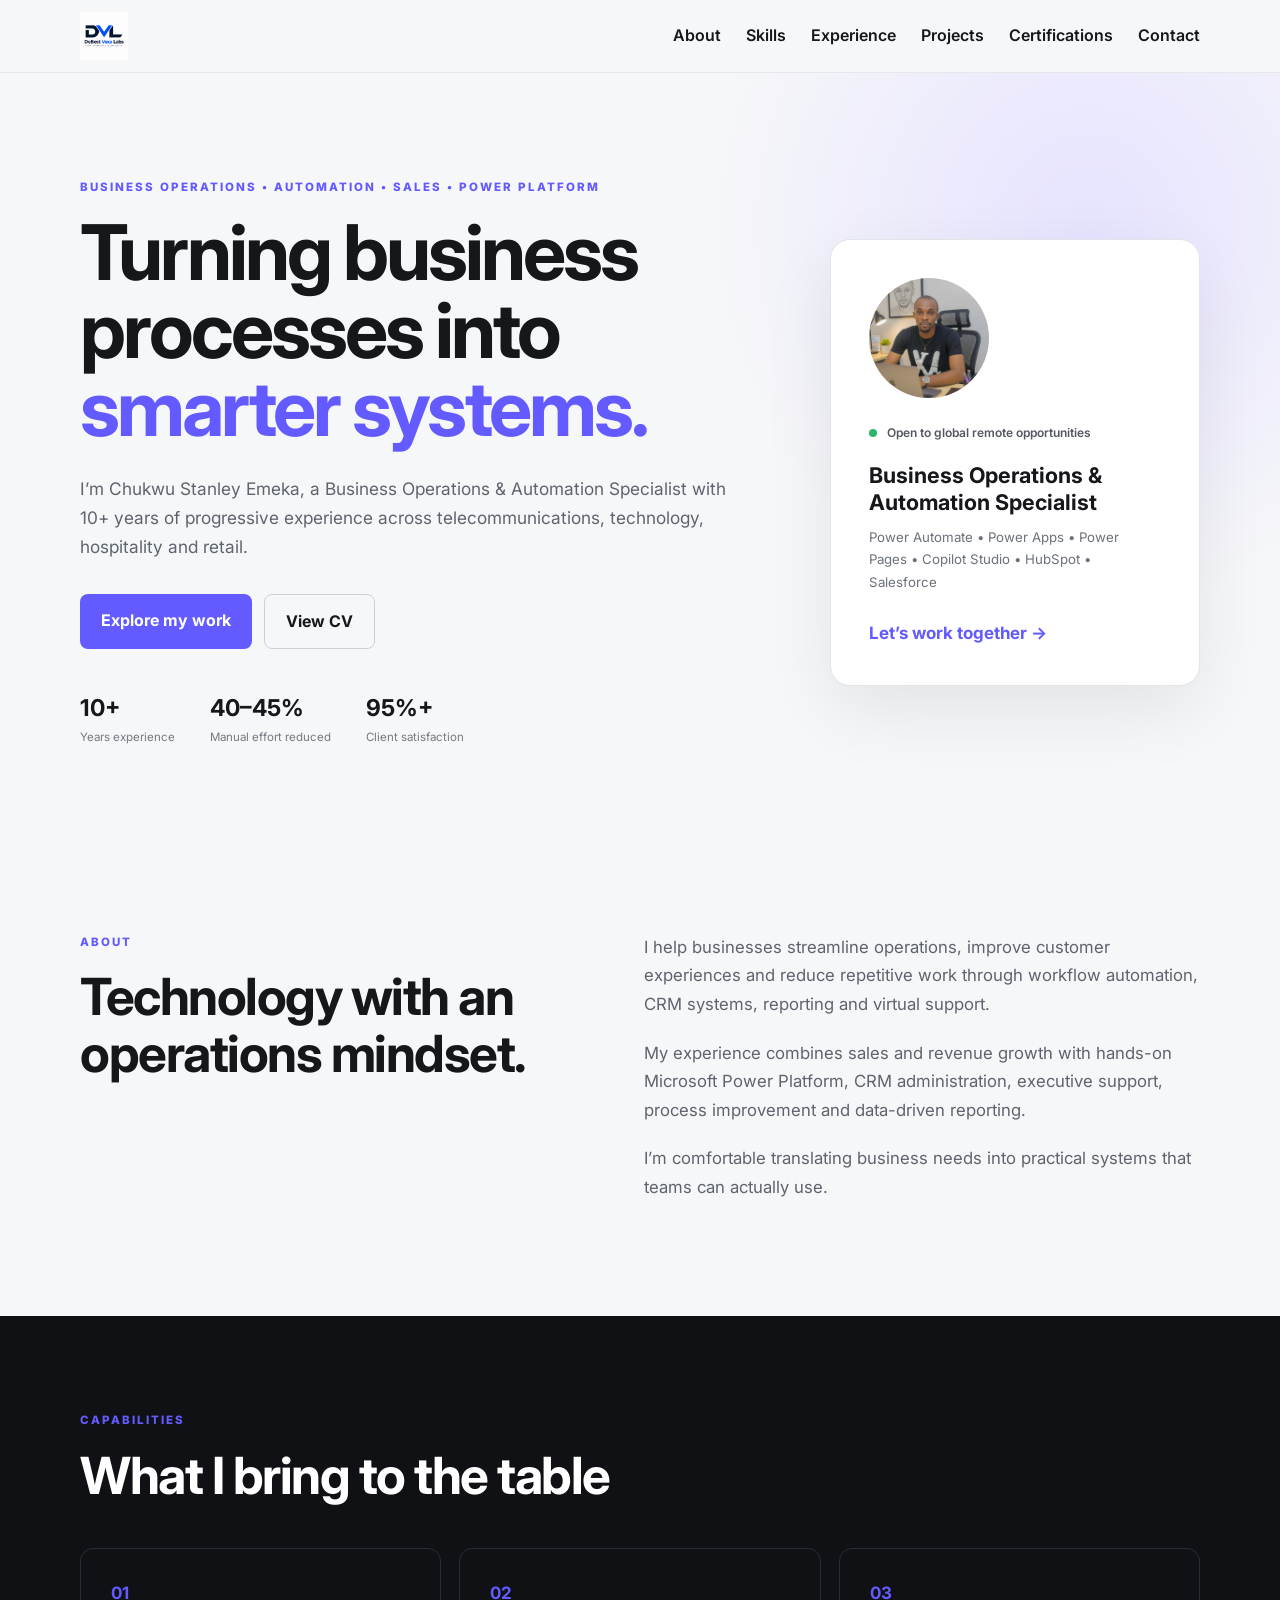
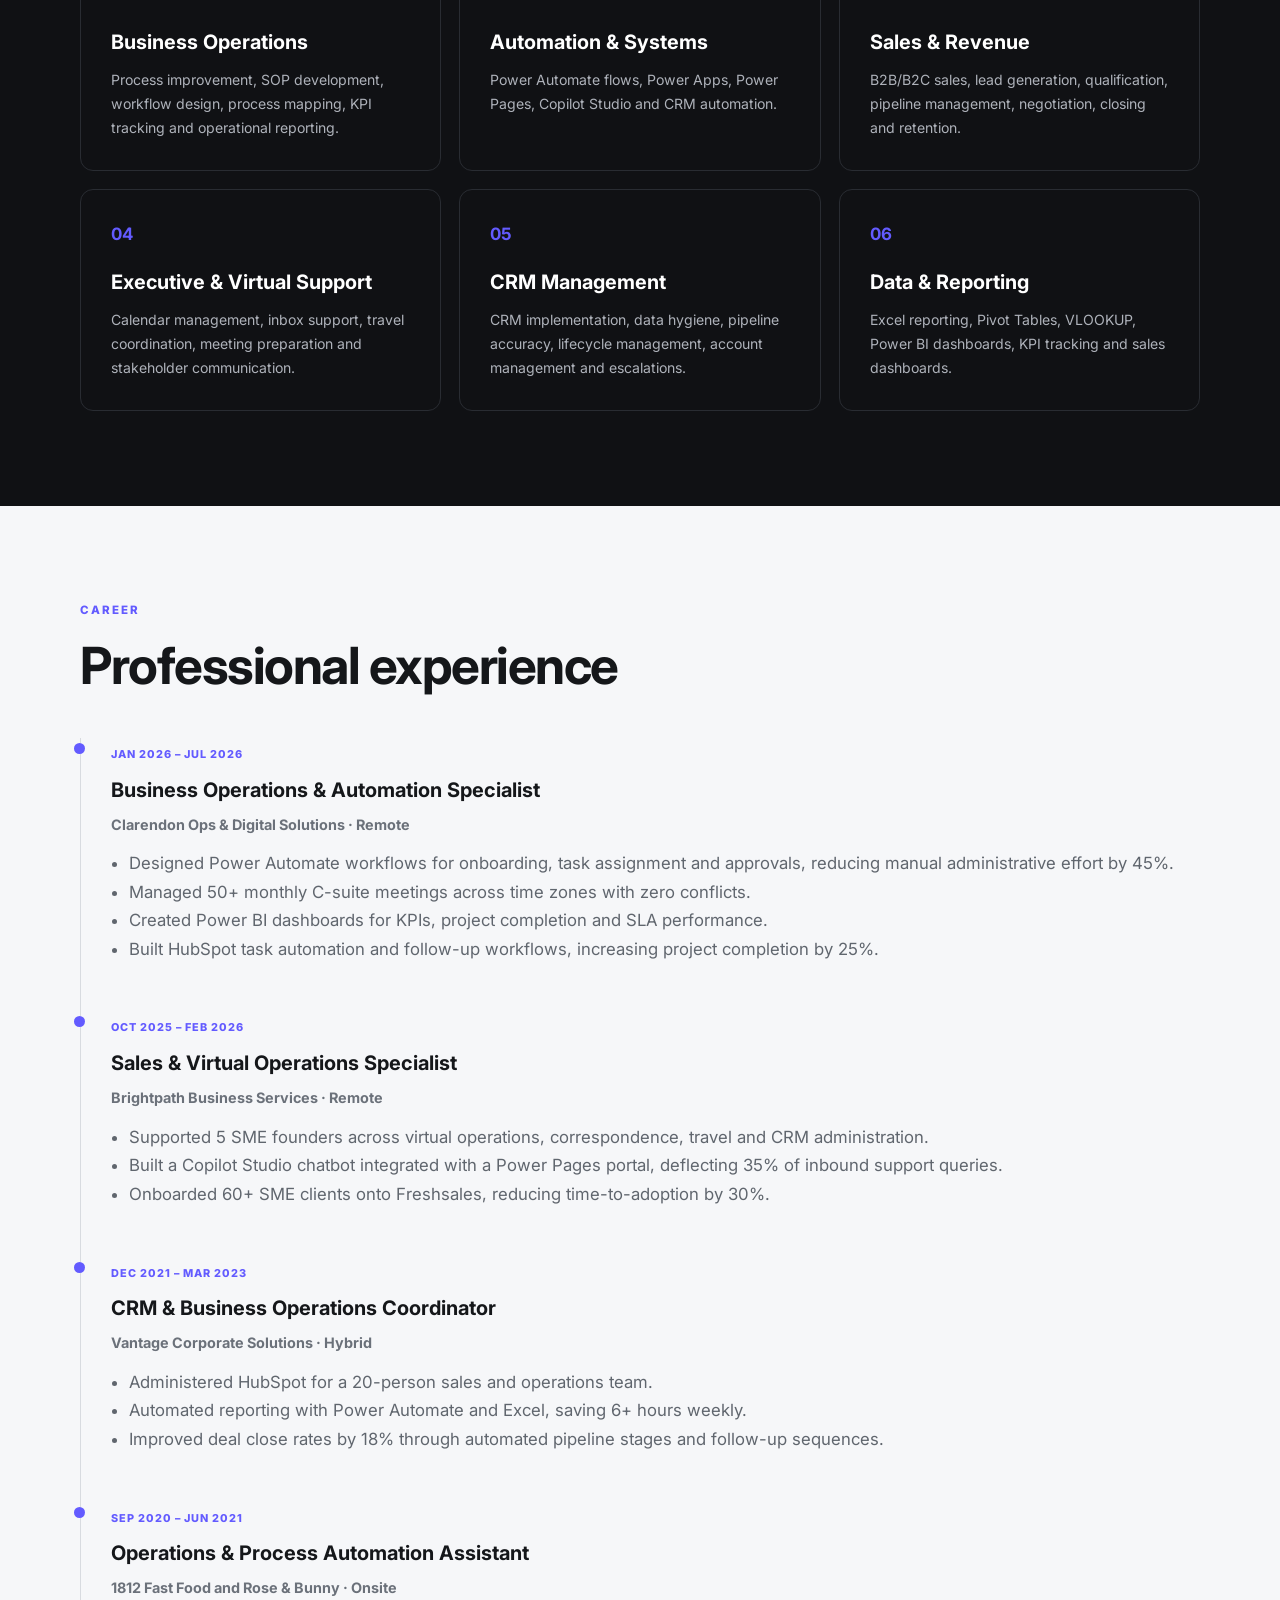
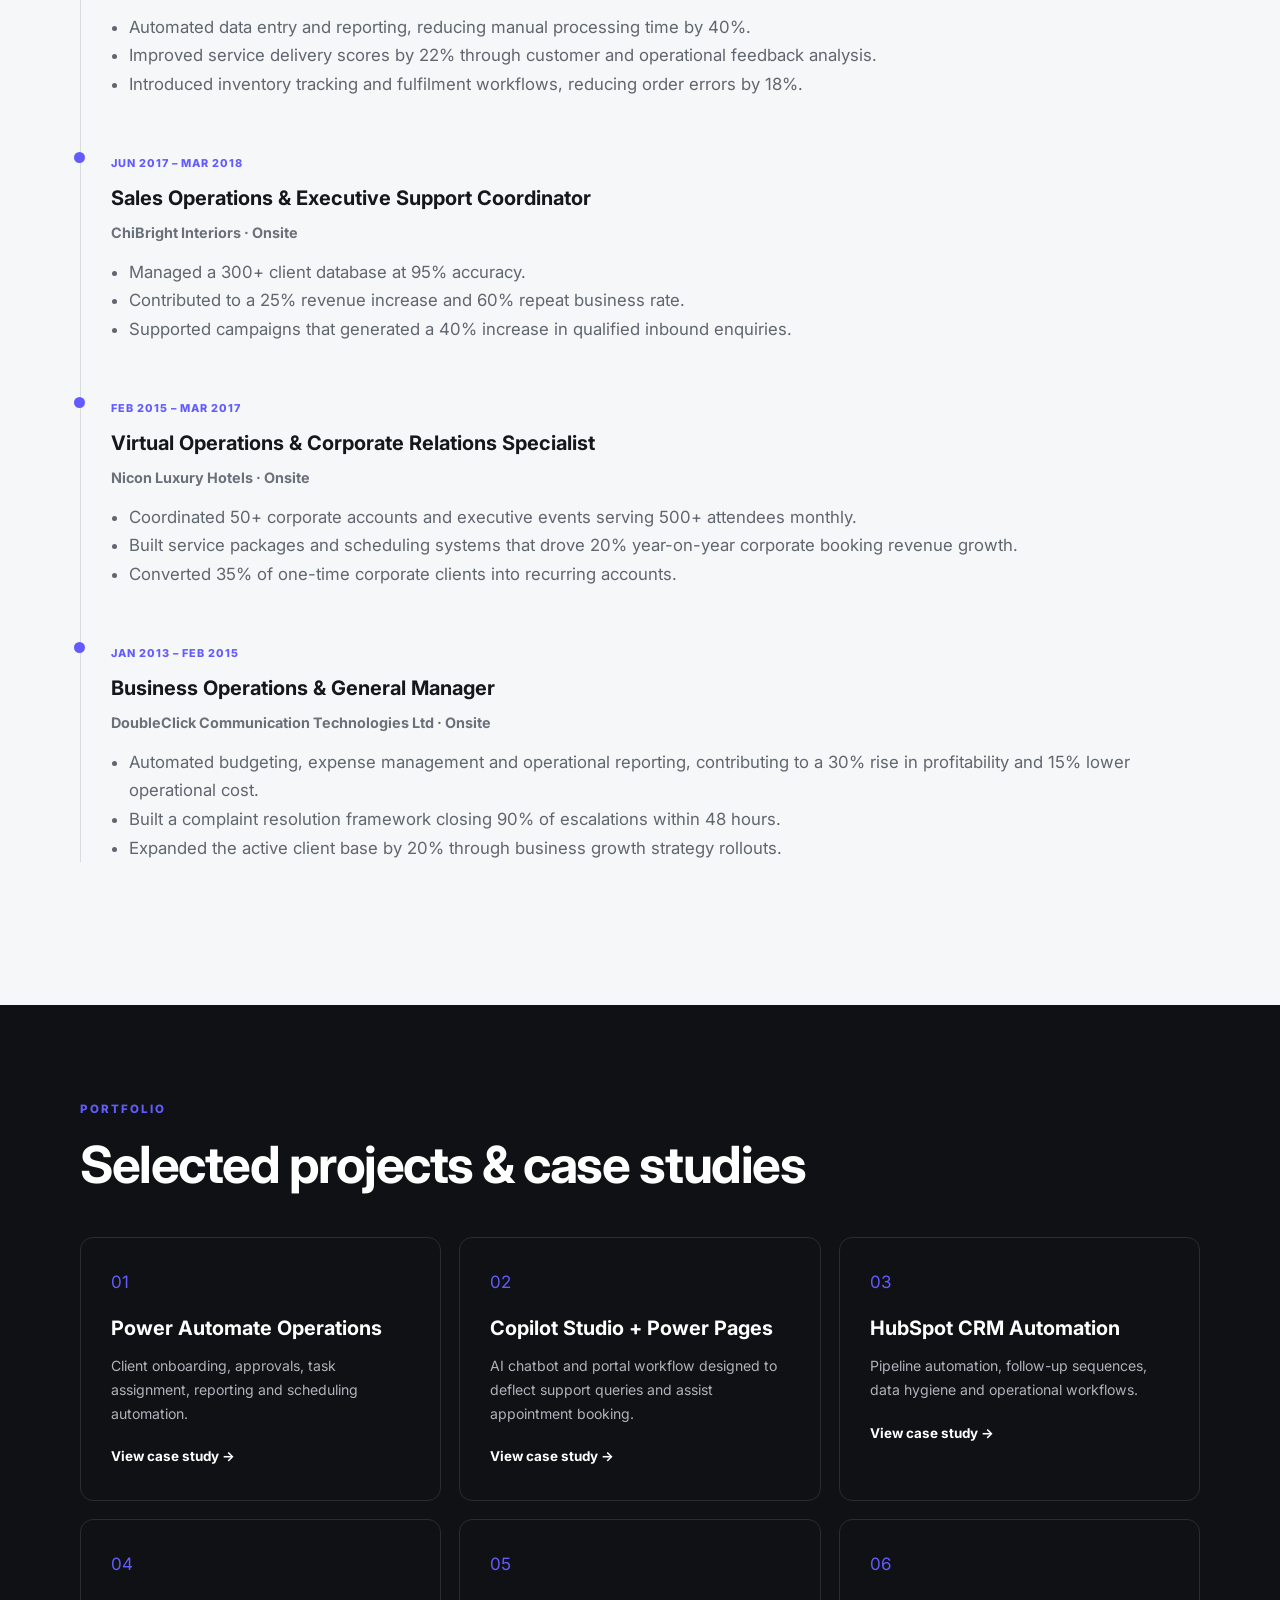
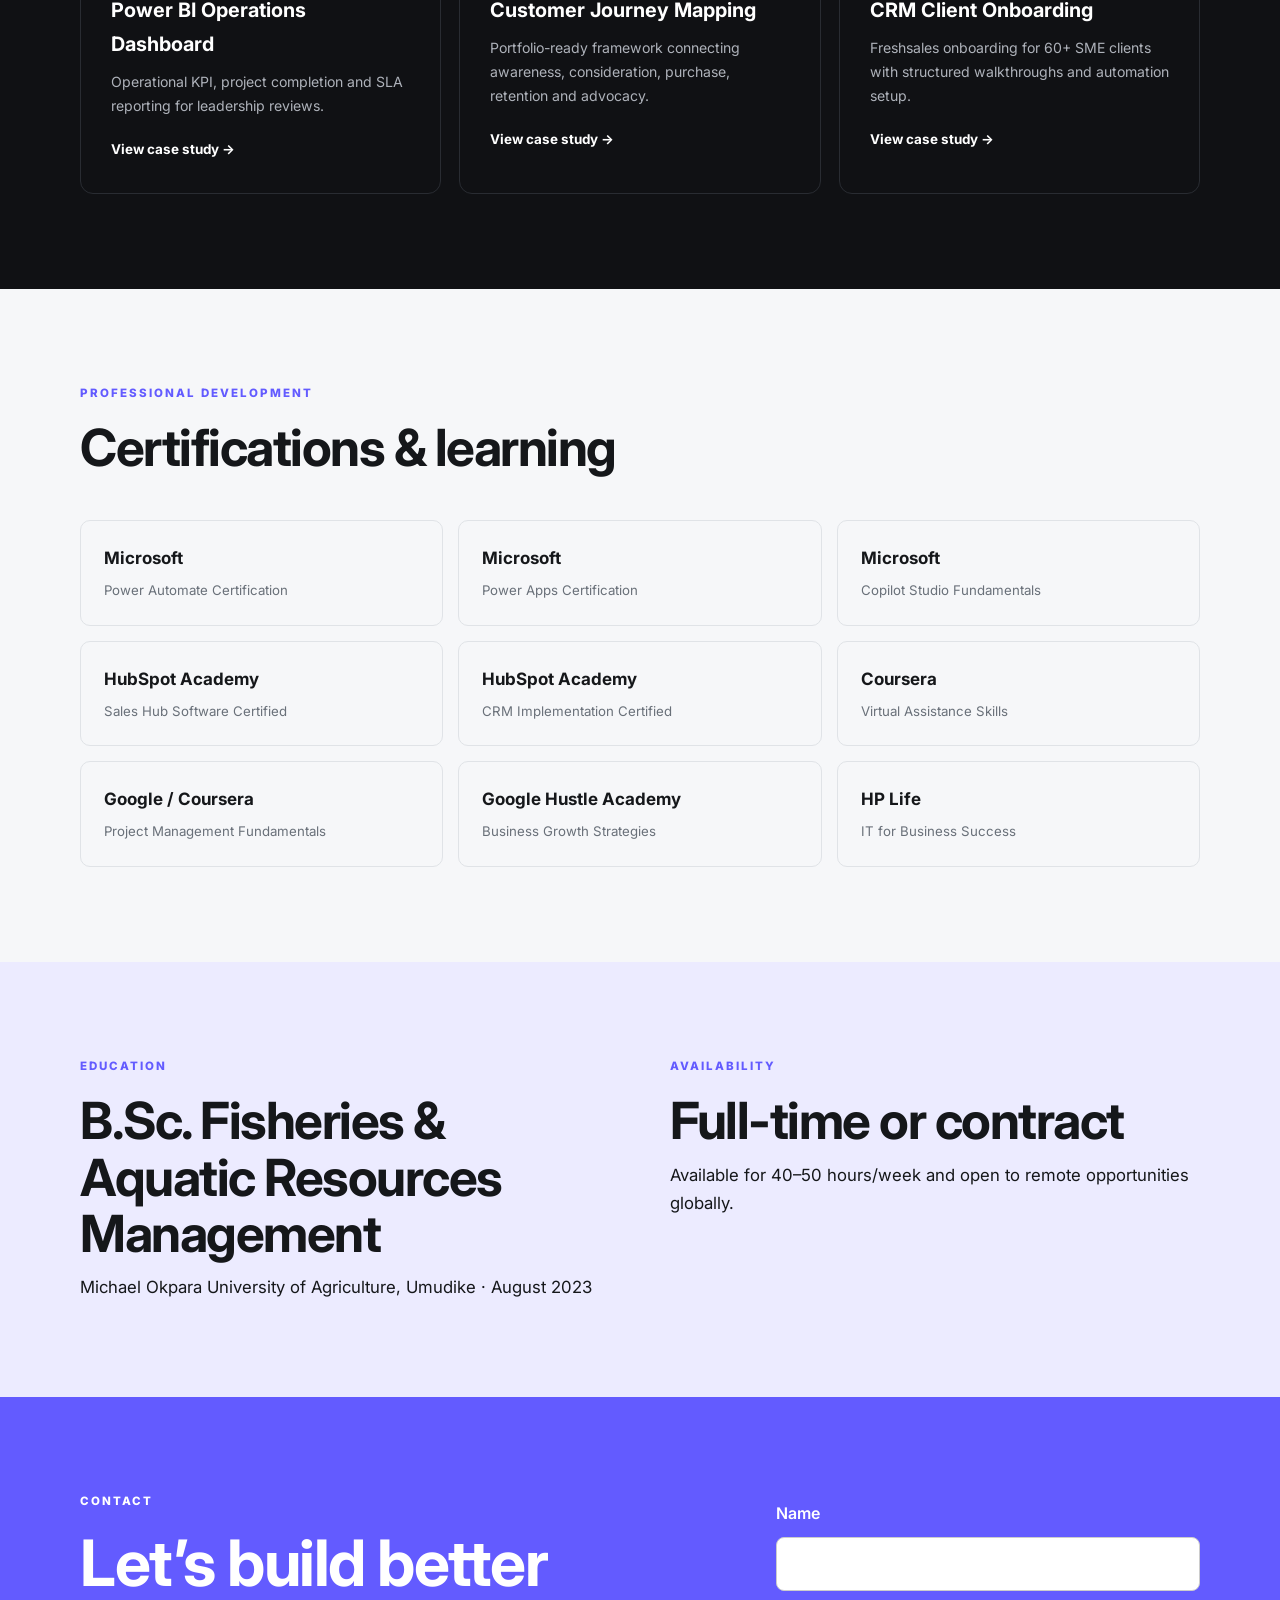
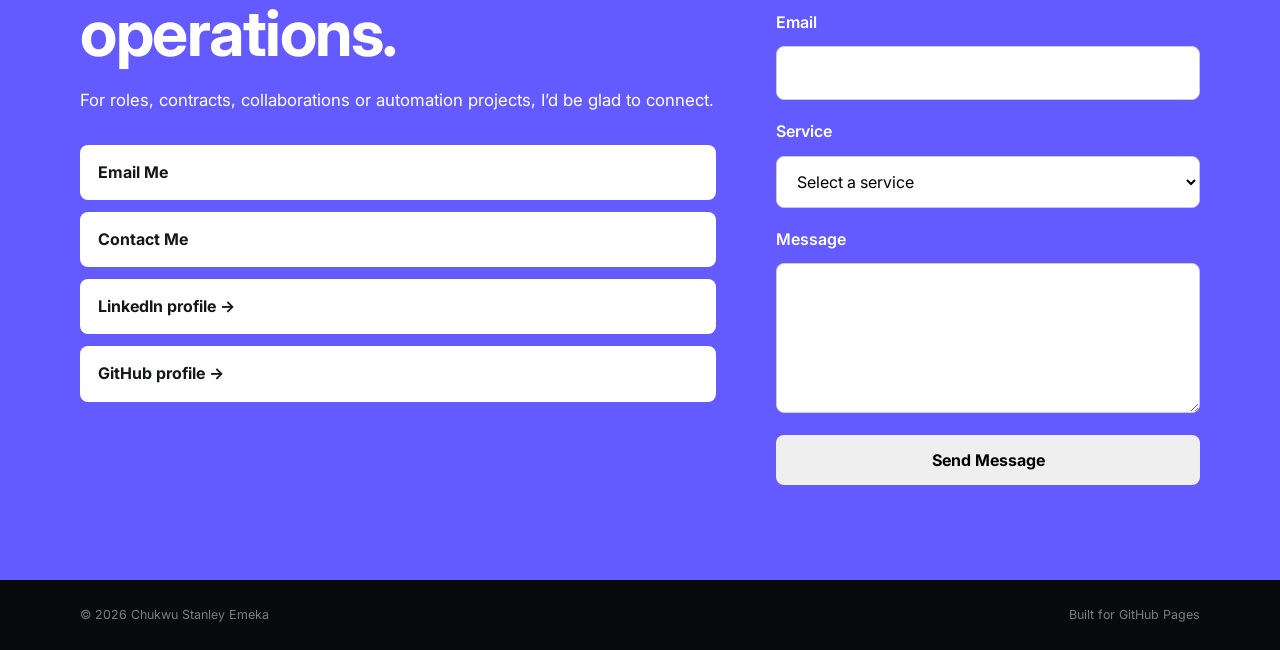
<file: index.html>
<!DOCTYPE html>
<html lang="en">
<head>

  <!-- Google Tag Manager -->
  <script>
    (function(w,d,s,l,i){w[l]=w[l]||[];w[l].push({'gtm.start':
    new Date().getTime(),event:'gtm.js'});var f=d.getElementsByTagName(s)[0],
    j=d.createElement(s),dl=l!='dataLayer'?'&l='+l:'';j.async=true;j.src=
    'https://www.googletagmanager.com/gtm.js?id='+i+dl;
    f.parentNode.insertBefore(j,f);
    })(window,document,'script','dataLayer','GTM-5NNMPSBJ');
  </script>
  <!-- End Google Tag Manager -->

  <meta charset="UTF-8">
  <meta name="viewport" content="width=device-width, initial-scale=1.0">
  <meta name="description" content="Chukwu Stanley Emeka | Business Operations & Automation Specialist, Sales, Virtual Assistant and Microsoft Power Platform.">
  <title>Chukwu Stanley Emeka | Operations & Automation</title>

  <link rel="stylesheet" href="style.css">

  <link rel="preconnect" href="https://fonts.googleapis.com">
  <link rel="preconnect" href="https://fonts.gstatic.com" crossorigin>
  <link href="https://fonts.googleapis.com/css2?family=Inter:wght@400;500;600;700;800&display=swap" rel="stylesheet">

  <!-- MailerLite Universal -->
<script>
    (function(w,d,e,u,f,l,n){w[f]=w[f]||function(){(w[f].q=w[f].q||[])
    .push(arguments);},l=d.createElement(e),l.async=1,l.src=u,
    n=d.getElementsByTagName(e)[0],n.parentNode.insertBefore(l,n);})
    (window,document,'script','https://assets.mailerlite.com/js/universal.js','ml');
    ml('account', '2634377');
</script>
<!-- End MailerLite Universal -->
</head>

<body>

  <!-- Google Tag Manager (noscript) -->
  <noscript>
    <iframe
      src="https://www.googletagmanager.com/ns.html?id=GTM-5NNMPSBJ"
      height="0"
      width="0"
      style="display:none;visibility:hidden">
    </iframe>
  </noscript>
  <!-- End Google Tag Manager (noscript) -->


  <header class="site-header">
    <div class="container nav">

      <a class="logo" href="#home">
  <img src="assets/logo.png" alt="Chukwu Stanley Emeka logo">
</a>

      <button class="menu-toggle" aria-label="Open navigation">☰</button>

      <nav class="nav-links">
        <a href="#about">About</a>
        <a href="#skills">Skills</a>
        <a href="#experience">Experience</a>
        <a href="#projects">Projects</a>
        <a href="#certifications">Certifications</a>
        <a href="#contact">Contact</a>
      </nav>

    </div>
  </header>


  <main>

    <!-- HERO -->
    <section id="home" class="hero">
      <div class="container hero-grid">

        <div>
          <p class="kicker">BUSINESS OPERATIONS • AUTOMATION • SALES • POWER PLATFORM</p>

          <h1>
            Turning business processes into
            <span>smarter systems.</span>
          </h1>

          <p class="lead">
            I’m Chukwu Stanley Emeka, a Business Operations & Automation Specialist
            with 10+ years of progressive experience across telecommunications,
            technology, hospitality and retail.
          </p>

          <div class="actions">
            <a class="btn primary" href="#projects">Explore my work</a>
            <a
              class="btn ghost"
              href="assets/Chukwu_Stanley_Ops_Automation_CV.pdf"
              target="_blank"
              rel="noopener">
              View CV
            </a>
          </div>

          <div class="hero-metrics">
            <div>
              <strong>10+</strong>
              <span>Years experience</span>
            </div>

            <div>
              <strong>40–45%</strong>
              <span>Manual effort reduced</span>
            </div>

            <div>
              <strong>95%+</strong>
              <span>Client satisfaction</span>
            </div>
          </div>
        </div>


        <aside class="hero-card">
          <div class="avatar">
  <img src="assets/profile.jpg" alt="Chukwu Stanley Emeka">
</div>

          <p class="status">
            <i></i>
            Open to global remote opportunities
          </p>

          <h2>Business Operations & Automation Specialist</h2>

          <p>
            Power Automate • Power Apps • Power Pages • Copilot Studio • HubSpot • Salesforce
          </p>

          <a class="text-link" href="#contact">
            Let’s work together →
          </a>
        </aside>

      </div>
    </section>


    <!-- ABOUT -->
    <section id="about" class="section">
      <div class="container two-col">

        <div>
          <p class="kicker">ABOUT</p>
          <h2>Technology with an operations mindset.</h2>
        </div>

        <div class="copy">
          <p>
            I help businesses streamline operations, improve customer experiences
            and reduce repetitive work through workflow automation, CRM systems,
            reporting and virtual support.
          </p>

          <p>
            My experience combines sales and revenue growth with hands-on Microsoft
            Power Platform, CRM administration, executive support, process improvement
            and data-driven reporting.
          </p>

          <p>
            I’m comfortable translating business needs into practical systems that
            teams can actually use.
          </p>
        </div>

      </div>
    </section>


    <!-- SKILLS -->
    <section id="skills" class="section dark">
      <div class="container">

        <p class="kicker">CAPABILITIES</p>
        <h2>What I bring to the table</h2>

        <div class="cards">

          <article>
            <b>01</b>
            <h3>Business Operations</h3>
            <p>
              Process improvement, SOP development, workflow design, process mapping,
              KPI tracking and operational reporting.
            </p>
          </article>

          <article>
            <b>02</b>
            <h3>Automation & Systems</h3>
            <p>
              Power Automate flows, Power Apps, Power Pages, Copilot Studio and CRM automation.
            </p>
          </article>

          <article>
            <b>03</b>
            <h3>Sales & Revenue</h3>
            <p>
              B2B/B2C sales, lead generation, qualification, pipeline management,
              negotiation, closing and retention.
            </p>
          </article>

          <article>
            <b>04</b>
            <h3>Executive & Virtual Support</h3>
            <p>
              Calendar management, inbox support, travel coordination,
              meeting preparation and stakeholder communication.
            </p>
          </article>

          <article>
            <b>05</b>
            <h3>CRM Management</h3>
            <p>
              CRM implementation, data hygiene, pipeline accuracy, lifecycle
              management, account management and escalations.
            </p>
          </article>

          <article>
            <b>06</b>
            <h3>Data & Reporting</h3>
            <p>
              Excel reporting, Pivot Tables, VLOOKUP, Power BI dashboards,
              KPI tracking and sales dashboards.
            </p>
          </article>

        </div>
      </div>
    </section>


    <!-- EXPERIENCE -->
    <section id="experience" class="section">
      <div class="container">

        <p class="kicker">CAREER</p>
        <h2>Professional experience</h2>

        <div class="timeline">

          <article>
            <span>JAN 2026 – JUL 2026</span>
            <h3>Business Operations & Automation Specialist</h3>
            <h4>Clarendon Ops & Digital Solutions · Remote</h4>
            <ul>
              <li>Designed Power Automate workflows for onboarding, task assignment and approvals, reducing manual administrative effort by 45%.</li>
              <li>Managed 50+ monthly C-suite meetings across time zones with zero conflicts.</li>
              <li>Created Power BI dashboards for KPIs, project completion and SLA performance.</li>
              <li>Built HubSpot task automation and follow-up workflows, increasing project completion by 25%.</li>
            </ul>
          </article>


          <article>
            <span>OCT 2025 – FEB 2026</span>
            <h3>Sales & Virtual Operations Specialist</h3>
            <h4>Brightpath Business Services · Remote</h4>
            <ul>
              <li>Supported 5 SME founders across virtual operations, correspondence, travel and CRM administration.</li>
              <li>Built a Copilot Studio chatbot integrated with a Power Pages portal, deflecting 35% of inbound support queries.</li>
              <li>Onboarded 60+ SME clients onto Freshsales, reducing time-to-adoption by 30%.</li>
            </ul>
          </article>


          <article>
            <span>DEC 2021 – MAR 2023</span>
            <h3>CRM & Business Operations Coordinator</h3>
            <h4>Vantage Corporate Solutions · Hybrid</h4>
            <ul>
              <li>Administered HubSpot for a 20-person sales and operations team.</li>
              <li>Automated reporting with Power Automate and Excel, saving 6+ hours weekly.</li>
              <li>Improved deal close rates by 18% through automated pipeline stages and follow-up sequences.</li>
            </ul>
          </article>


          <article>
            <span>SEP 2020 – JUN 2021</span>
            <h3>Operations & Process Automation Assistant</h3>
            <h4>1812 Fast Food and Rose & Bunny · Onsite</h4>
            <ul>
              <li>Automated data entry and reporting, reducing manual processing time by 40%.</li>
              <li>Improved service delivery scores by 22% through customer and operational feedback analysis.</li>
              <li>Introduced inventory tracking and fulfilment workflows, reducing order errors by 18%.</li>
            </ul>
          </article>


          <article>
            <span>JUN 2017 – MAR 2018</span>
            <h3>Sales Operations & Executive Support Coordinator</h3>
            <h4>ChiBright Interiors · Onsite</h4>
            <ul>
              <li>Managed a 300+ client database at 95% accuracy.</li>
              <li>Contributed to a 25% revenue increase and 60% repeat business rate.</li>
              <li>Supported campaigns that generated a 40% increase in qualified inbound enquiries.</li>
            </ul>
          </article>


          <article>
            <span>FEB 2015 – MAR 2017</span>
            <h3>Virtual Operations & Corporate Relations Specialist</h3>
            <h4>Nicon Luxury Hotels · Onsite</h4>
            <ul>
              <li>Coordinated 50+ corporate accounts and executive events serving 500+ attendees monthly.</li>
              <li>Built service packages and scheduling systems that drove 20% year-on-year corporate booking revenue growth.</li>
              <li>Converted 35% of one-time corporate clients into recurring accounts.</li>
            </ul>
          </article>


          <article>
            <span>JAN 2013 – FEB 2015</span>
            <h3>Business Operations & General Manager</h3>
            <h4>DoubleClick Communication Technologies Ltd · Onsite</h4>
            <ul>
              <li>Automated budgeting, expense management and operational reporting, contributing to a 30% rise in profitability and 15% lower operational cost.</li>
              <li>Built a complaint resolution framework closing 90% of escalations within 48 hours.</li>
              <li>Expanded the active client base by 20% through business growth strategy rollouts.</li>
            </ul>
          </article>

        </div>
      </div>
    </section>


    <!-- PROJECTS -->
    <section id="projects" class="section dark">
      <div class="container">

        <p class="kicker">PORTFOLIO</p>
        <h2>Selected projects & case studies</h2>

        <div class="project-grid">

          <a class="project-card" href="projects/power-automate.html">
            <span>01</span>
            <h3>Power Automate Operations</h3>
            <p>Client onboarding, approvals, task assignment, reporting and scheduling automation.</p>
            <b>View case study →</b>
          </a>

          <a class="project-card" href="projects/copilot-studio.html">
            <span>02</span>
            <h3>Copilot Studio + Power Pages</h3>
            <p>AI chatbot and portal workflow designed to deflect support queries and assist appointment booking.</p>
            <b>View case study →</b>
          </a>

          <a class="project-card" href="projects/hubspot-crm.html">
            <span>03</span>
            <h3>HubSpot CRM Automation</h3>
            <p>Pipeline automation, follow-up sequences, data hygiene and operational workflows.</p>
            <b>View case study →</b>
          </a>

          <a class="project-card" href="projects/power-bi.html">
            <span>04</span>
            <h3>Power BI Operations Dashboard</h3>
            <p>Operational KPI, project completion and SLA reporting for leadership reviews.</p>
            <b>View case study →</b>
          </a>

          <a class="project-card" href="projects/customer-journey.html">
            <span>05</span>
            <h3>Customer Journey Mapping</h3>
            <p>Portfolio-ready framework connecting awareness, consideration, purchase, retention and advocacy.</p>
            <b>View case study →</b>
          </a>

          <a class="project-card" href="projects/crm-onboarding.html">
            <span>06</span>
            <h3>CRM Client Onboarding</h3>
            <p>Freshsales onboarding for 60+ SME clients with structured walkthroughs and automation setup.</p>
            <b>View case study →</b>
          </a>

        </div>
      </div>
    </section>


    <!-- CERTIFICATIONS -->
    <section id="certifications" class="section">
      <div class="container">

        <p class="kicker">PROFESSIONAL DEVELOPMENT</p>
        <h2>Certifications & learning</h2>

        <div class="cert-grid">

          <div>
            <strong>Microsoft</strong>
            <span>Power Automate Certification</span>
          </div>

          <div>
            <strong>Microsoft</strong>
            <span>Power Apps Certification</span>
          </div>

          <div>
            <strong>Microsoft</strong>
            <span>Copilot Studio Fundamentals</span>
          </div>

          <div>
            <strong>HubSpot Academy</strong>
            <span>Sales Hub Software Certified</span>
          </div>

          <div>
            <strong>HubSpot Academy</strong>
            <span>CRM Implementation Certified</span>
          </div>

          <div>
            <strong>Coursera</strong>
            <span>Virtual Assistance Skills</span>
          </div>

          <div>
            <strong>Google / Coursera</strong>
            <span>Project Management Fundamentals</span>
          </div>

          <div>
            <strong>Google Hustle Academy</strong>
            <span>Business Growth Strategies</span>
          </div>

          <div>
            <strong>HP Life</strong>
            <span>IT for Business Success</span>
          </div>

        </div>
      </div>
    </section>


    <!-- EDUCATION / AVAILABILITY -->
    <section class="section highlight">
      <div class="container highlight-grid">

        <div>
          <p class="kicker">EDUCATION</p>
          <h2>B.Sc. Fisheries & Aquatic Resources Management</h2>
          <p>
            Michael Okpara University of Agriculture, Umudike · August 2023
          </p>
        </div>

        <div>
          <p class="kicker">AVAILABILITY</p>
          <h2>Full-time or contract</h2>
          <p>
            Available for 40–50 hours/week and open to remote opportunities globally.
          </p>
        </div>

      </div>
    </section>


    <!-- CONTACT -->
    <section id="contact" class="section contact">
      <div class="container contact-grid">

        <div>
          <p class="kicker">CONTACT</p>

          <h2>Let’s build better operations.</h2>

          <p>
            For roles, contracts, collaborations or automation projects,
            I’d be glad to connect.
          </p>

          <div class="contact-links">
            <a href="mailto:stanthebest.ce@gmail.com">Email Me</a>
            <a href="tel:+2348025000174">Contact Me</a>
            <a
              href="https://www.linkedin.com/in/chukwu-stanley-e"
              target="_blank"
              rel="noopener">
              LinkedIn profile →
            </a>
            <a
              href="https://github.com/stanthebest94"
              target="_blank"
              rel="noopener">
              GitHub profile →
            </a>
          </div>
        </div>


        <!-- CONTACT FORM -->
        <form action="https://hook.eu1.make.com/ttsafgn24q7k8ap5d75ss71dkfkyhlml" method="POST">

          <input
            type="hidden"
            name="source"
            value="Portfolio Website">

          <label for="name">Name</label>
          <input
            type="text"
            id="name"
            name="name"
            autocomplete="name"
            required>


          <label for="email">Email</label>
          <input
            type="email"
            id="email"
            name="email"
            autocomplete="email"
            required>


          <label for="service">Service</label>
          <select
            id="service"
            name="service"
            required>

            <option value="">Select a service</option>
            <option value="Business Automation">Business Automation</option>
            <option value="Virtual Assistance">Virtual Assistance</option>
            <option value="CRM & Operations">CRM & Operations</option>
            <option value="Microsoft Power Platform">Microsoft Power Platform</option>
            <option value="Sales Support">Sales Support</option>

          </select>


          <label for="message">Message</label>
          <textarea
            id="message"
            name="message"
            rows="5"
            required></textarea>


          <button type="submit">
            Send Message
          </button>

        </form>

      </div>
    </section>

  </main>


  <footer>
    <div class="container footer">
      <span>
        © <span id="year"></span> Chukwu Stanley Emeka
      </span>

      <span>Built for GitHub Pages</span>
    </div>
  </footer>


  <script src="script.js"></script>

</body>
  </html>
</file>
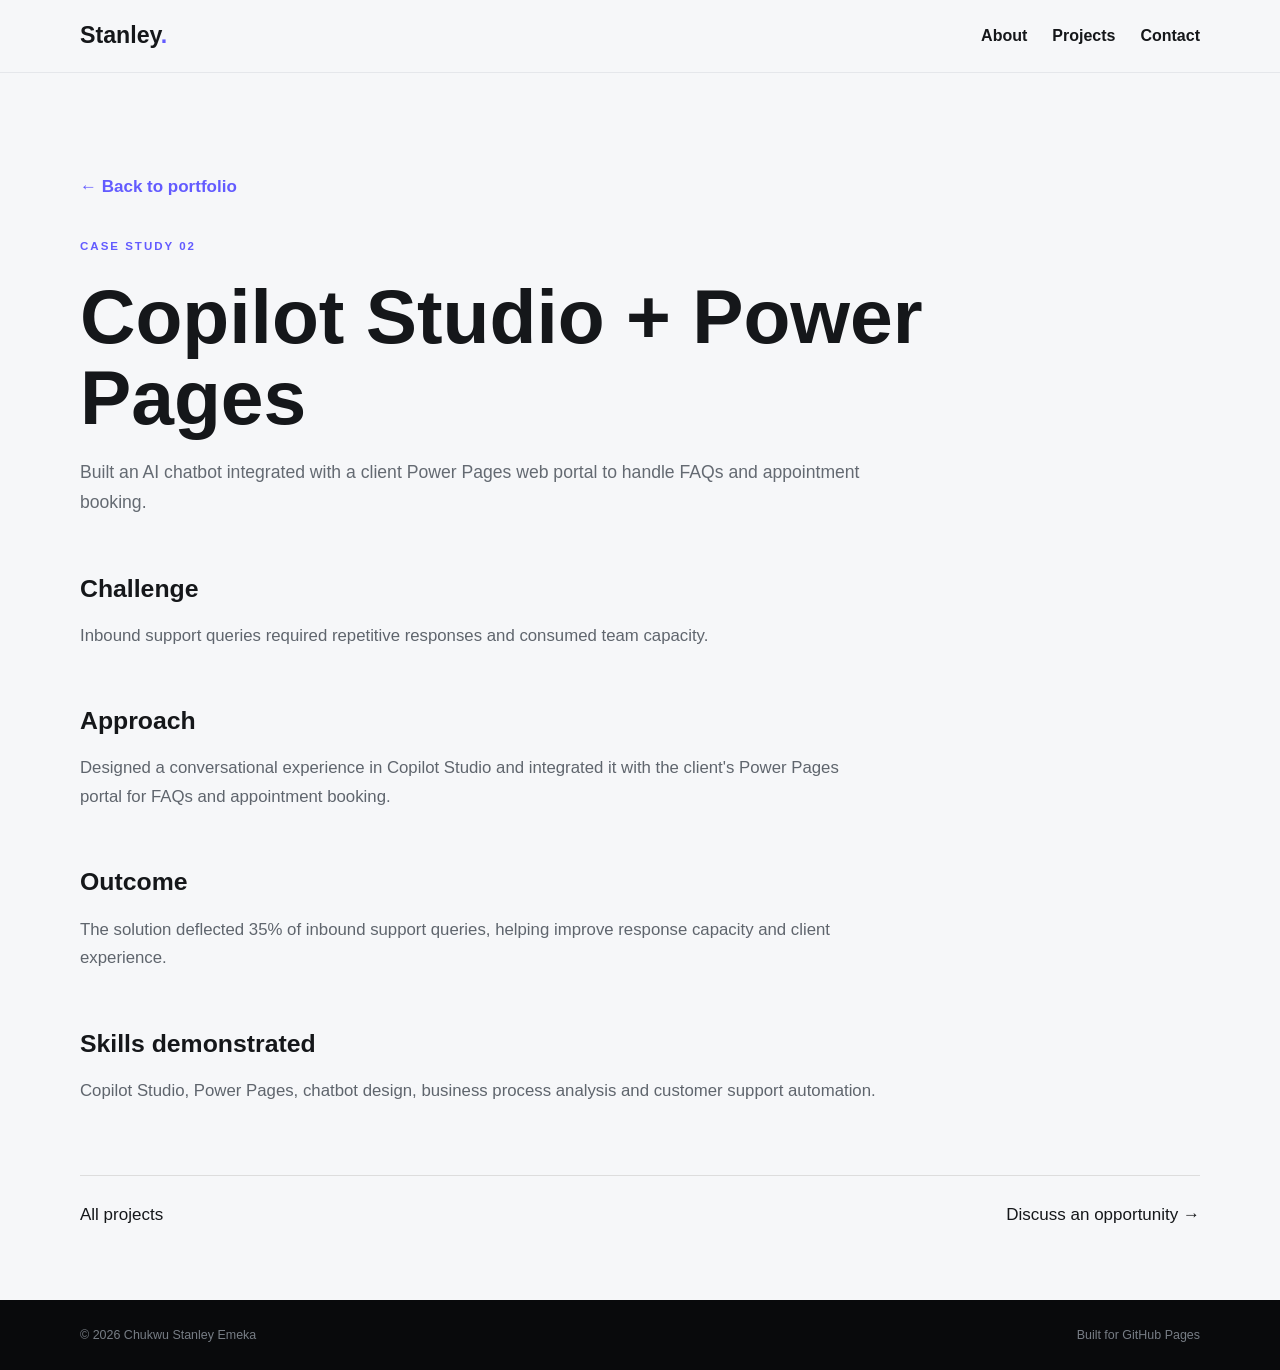
<file: projects/copilot-studio.html>
<!DOCTYPE html><html lang="en"><head><meta charset="UTF-8"><meta name="viewport" content="width=device-width,initial-scale=1.0"><title>Copilot Studio + Power Pages | Chukwu Stanley Emeka</title><link rel="stylesheet" href="../style.css"><style>.case{padding:100px 0 70px}.case .back{color:#635bff;font-weight:700}.case h1{font-size:clamp(2.7rem,6vw,5rem);line-height:1.05;max-width:850px;margin:20px 0}.case .intro{font-size:1.1rem;color:#646a72;max-width:800px}.block{max-width:800px;margin:50px 0}.block h2{font-size:1.55rem;margin-bottom:12px}.block p{color:#5f656d}.case-nav{display:flex;justify-content:space-between;margin-top:70px;padding-top:25px;border-top:1px solid #ddd}</style></head><body><header class="site-header"><div class="container nav"><a class="logo" href="../index.html">Stanley<span>.</span></a><nav class="nav-links" style="display:flex"><a href="../index.html#about">About</a><a href="../index.html#projects">Projects</a><a href="../index.html#contact">Contact</a></nav></div></header><main class="case"><div class="container"><a class="back" href="../index.html#projects">← Back to portfolio</a><p class="kicker" style="margin-top:35px">CASE STUDY 02</p><h1>Copilot Studio + Power Pages</h1><p class="intro">Built an AI chatbot integrated with a client Power Pages web portal to handle FAQs and appointment booking.</p><section class="block"><h2>Challenge</h2><p>Inbound support queries required repetitive responses and consumed team capacity.</p></section>
<section class="block"><h2>Approach</h2><p>Designed a conversational experience in Copilot Studio and integrated it with the client's Power Pages portal for FAQs and appointment booking.</p></section>
<section class="block"><h2>Outcome</h2><p>The solution deflected 35% of inbound support queries, helping improve response capacity and client experience.</p></section>
<section class="block"><h2>Skills demonstrated</h2><p>Copilot Studio, Power Pages, chatbot design, business process analysis and customer support automation.</p></section><div class="case-nav"><a href="../index.html#projects">All projects</a><a href="../index.html#contact">Discuss an opportunity →</a></div></div></main><footer><div class="container footer"><span>© <span id="year"></span> Chukwu Stanley Emeka</span><span>Built for GitHub Pages</span></div></footer><script src="../script.js"></script></body></html>
</file>
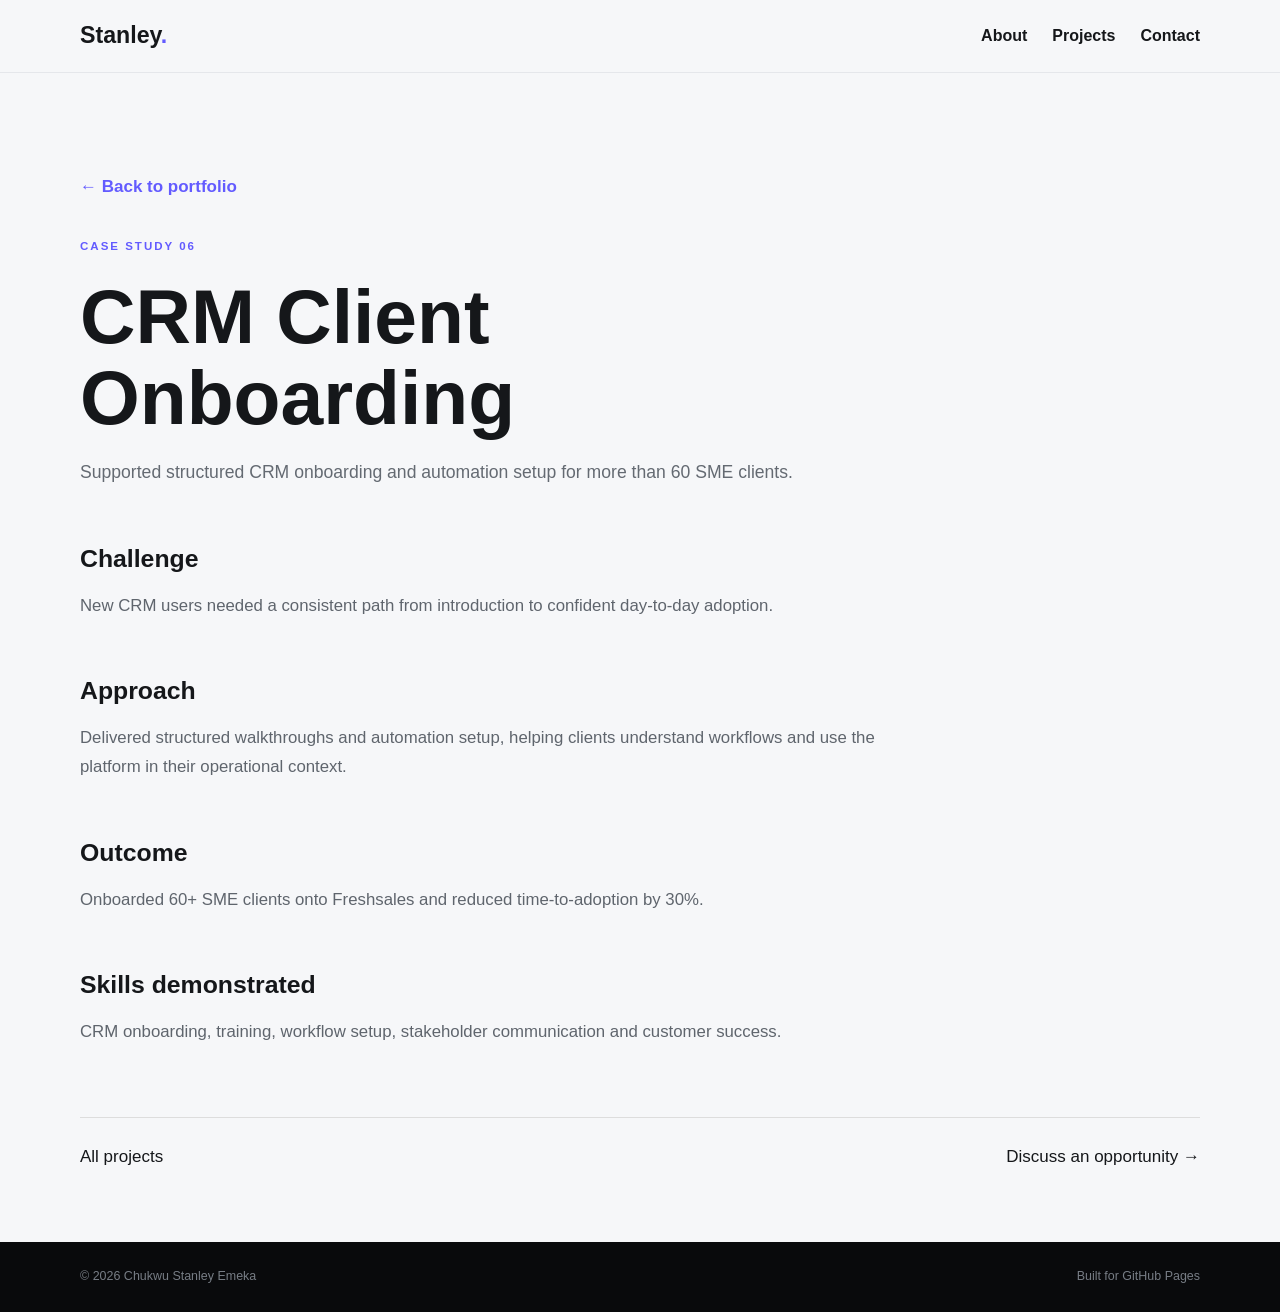
<file: projects/crm-onboarding.html>
<!DOCTYPE html><html lang="en"><head><meta charset="UTF-8"><meta name="viewport" content="width=device-width,initial-scale=1.0"><title>CRM Client Onboarding | Chukwu Stanley Emeka</title><link rel="stylesheet" href="../style.css"><style>.case{padding:100px 0 70px}.case .back{color:#635bff;font-weight:700}.case h1{font-size:clamp(2.7rem,6vw,5rem);line-height:1.05;max-width:850px;margin:20px 0}.case .intro{font-size:1.1rem;color:#646a72;max-width:800px}.block{max-width:800px;margin:50px 0}.block h2{font-size:1.55rem;margin-bottom:12px}.block p{color:#5f656d}.case-nav{display:flex;justify-content:space-between;margin-top:70px;padding-top:25px;border-top:1px solid #ddd}</style></head><body><header class="site-header"><div class="container nav"><a class="logo" href="../index.html">Stanley<span>.</span></a><nav class="nav-links" style="display:flex"><a href="../index.html#about">About</a><a href="../index.html#projects">Projects</a><a href="../index.html#contact">Contact</a></nav></div></header><main class="case"><div class="container"><a class="back" href="../index.html#projects">← Back to portfolio</a><p class="kicker" style="margin-top:35px">CASE STUDY 06</p><h1>CRM Client Onboarding</h1><p class="intro">Supported structured CRM onboarding and automation setup for more than 60 SME clients.</p><section class="block"><h2>Challenge</h2><p>New CRM users needed a consistent path from introduction to confident day-to-day adoption.</p></section>
<section class="block"><h2>Approach</h2><p>Delivered structured walkthroughs and automation setup, helping clients understand workflows and use the platform in their operational context.</p></section>
<section class="block"><h2>Outcome</h2><p>Onboarded 60+ SME clients onto Freshsales and reduced time-to-adoption by 30%.</p></section>
<section class="block"><h2>Skills demonstrated</h2><p>CRM onboarding, training, workflow setup, stakeholder communication and customer success.</p></section><div class="case-nav"><a href="../index.html#projects">All projects</a><a href="../index.html#contact">Discuss an opportunity →</a></div></div></main><footer><div class="container footer"><span>© <span id="year"></span> Chukwu Stanley Emeka</span><span>Built for GitHub Pages</span></div></footer><script src="../script.js"></script></body></html>
</file>
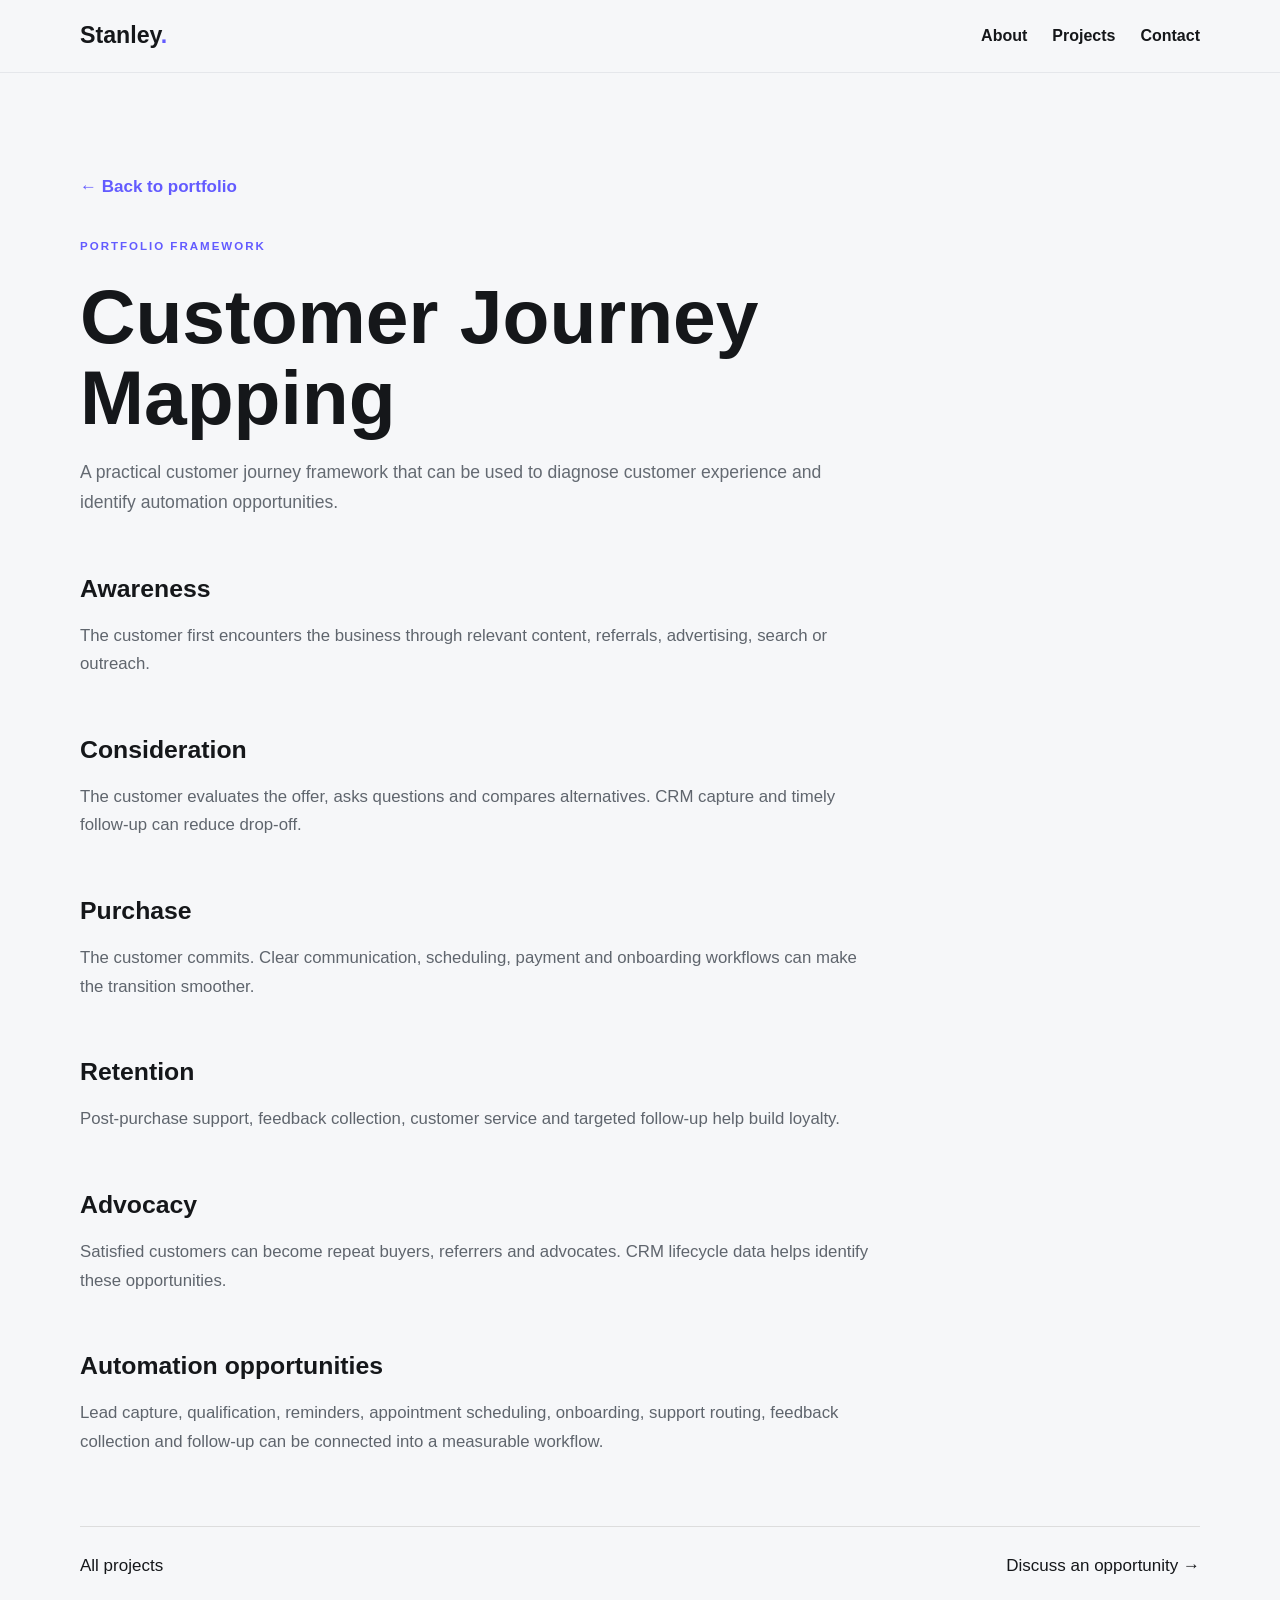
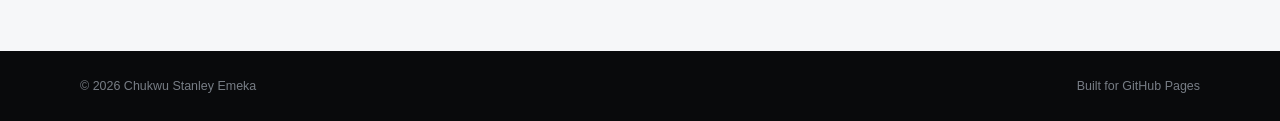
<file: projects/customer-journey.html>
<!DOCTYPE html><html lang="en"><head><meta charset="UTF-8"><meta name="viewport" content="width=device-width,initial-scale=1.0"><title>Customer Journey Mapping | Chukwu Stanley Emeka</title><link rel="stylesheet" href="../style.css"><style>.case{padding:100px 0 70px}.case .back{color:#635bff;font-weight:700}.case h1{font-size:clamp(2.7rem,6vw,5rem);line-height:1.05;max-width:850px;margin:20px 0}.case .intro{font-size:1.1rem;color:#646a72;max-width:800px}.block{max-width:800px;margin:50px 0}.block h2{font-size:1.55rem;margin-bottom:12px}.block p{color:#5f656d}.case-nav{display:flex;justify-content:space-between;margin-top:70px;padding-top:25px;border-top:1px solid #ddd}</style></head><body><header class="site-header"><div class="container nav"><a class="logo" href="../index.html">Stanley<span>.</span></a><nav class="nav-links" style="display:flex"><a href="../index.html#about">About</a><a href="../index.html#projects">Projects</a><a href="../index.html#contact">Contact</a></nav></div></header><main class="case"><div class="container"><a class="back" href="../index.html#projects">← Back to portfolio</a><p class="kicker" style="margin-top:35px">PORTFOLIO FRAMEWORK</p><h1>Customer Journey Mapping</h1><p class="intro">A practical customer journey framework that can be used to diagnose customer experience and identify automation opportunities.</p><section class="block"><h2>Awareness</h2><p>The customer first encounters the business through relevant content, referrals, advertising, search or outreach.</p></section>
<section class="block"><h2>Consideration</h2><p>The customer evaluates the offer, asks questions and compares alternatives. CRM capture and timely follow-up can reduce drop-off.</p></section>
<section class="block"><h2>Purchase</h2><p>The customer commits. Clear communication, scheduling, payment and onboarding workflows can make the transition smoother.</p></section>
<section class="block"><h2>Retention</h2><p>Post-purchase support, feedback collection, customer service and targeted follow-up help build loyalty.</p></section>
<section class="block"><h2>Advocacy</h2><p>Satisfied customers can become repeat buyers, referrers and advocates. CRM lifecycle data helps identify these opportunities.</p></section>
<section class="block"><h2>Automation opportunities</h2><p>Lead capture, qualification, reminders, appointment scheduling, onboarding, support routing, feedback collection and follow-up can be connected into a measurable workflow.</p></section><div class="case-nav"><a href="../index.html#projects">All projects</a><a href="../index.html#contact">Discuss an opportunity →</a></div></div></main><footer><div class="container footer"><span>© <span id="year"></span> Chukwu Stanley Emeka</span><span>Built for GitHub Pages</span></div></footer><script src="../script.js"></script></body></html>
</file>
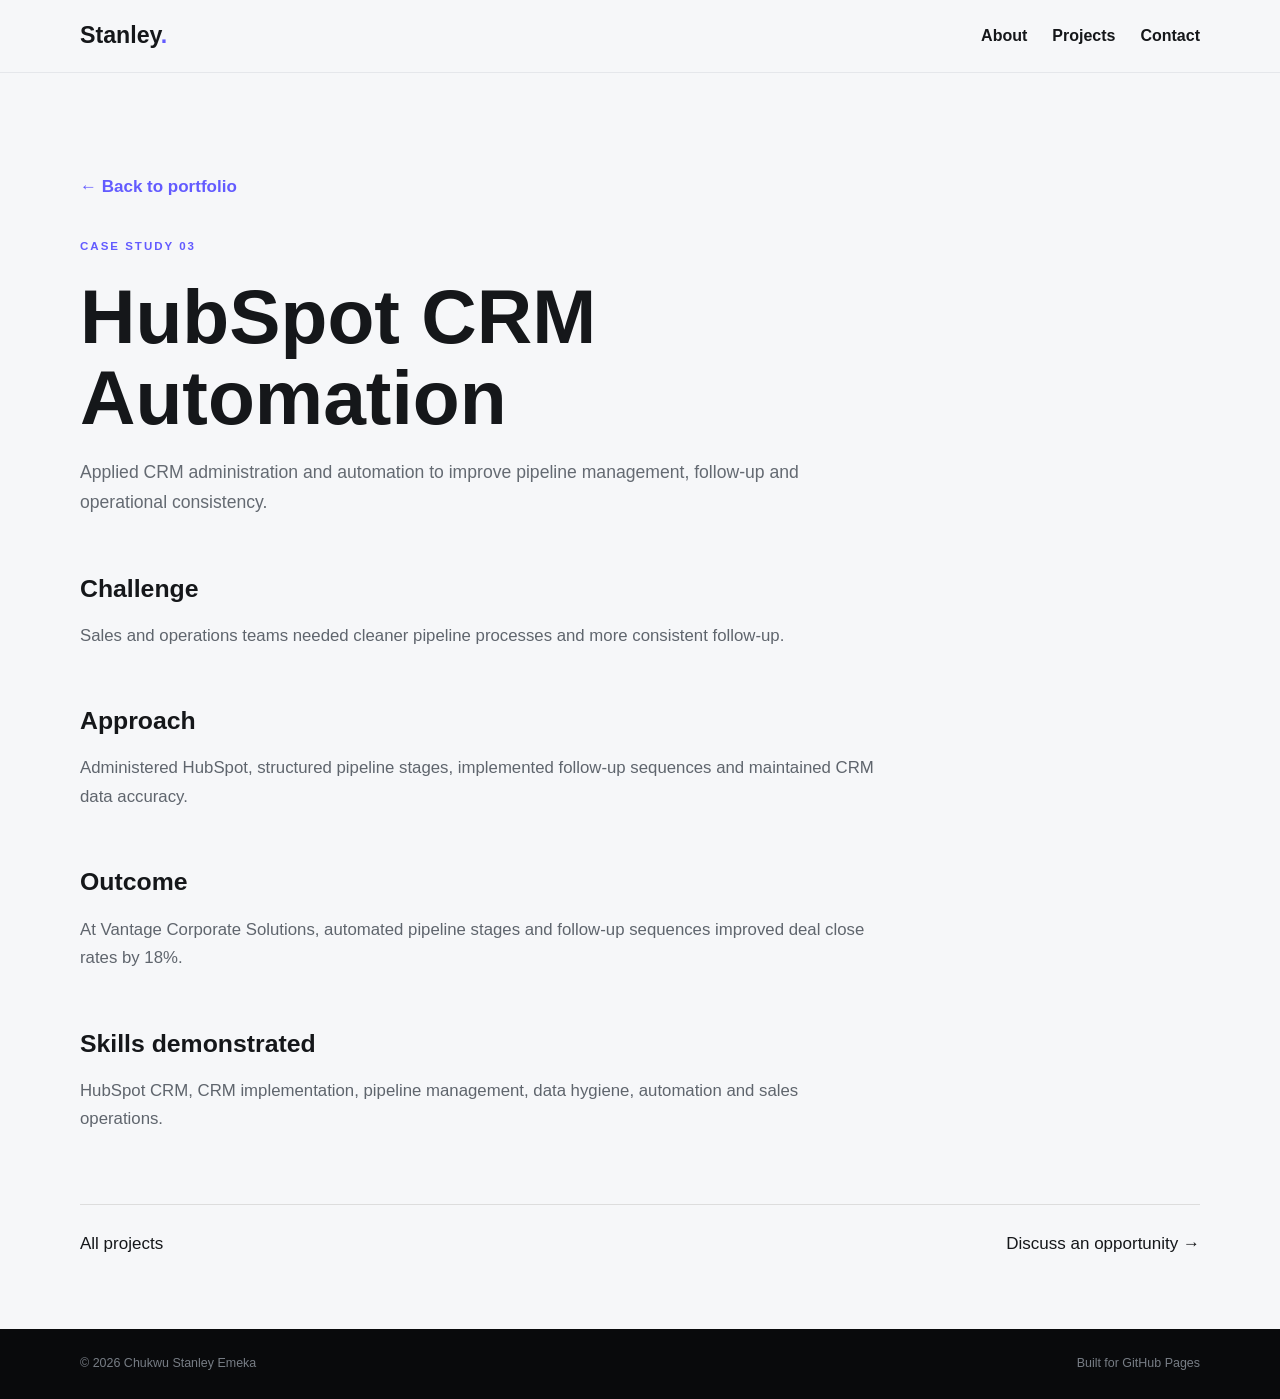
<file: projects/hubspot-crm.html>
<!DOCTYPE html><html lang="en"><head><meta charset="UTF-8"><meta name="viewport" content="width=device-width,initial-scale=1.0"><title>HubSpot CRM Automation | Chukwu Stanley Emeka</title><link rel="stylesheet" href="../style.css"><style>.case{padding:100px 0 70px}.case .back{color:#635bff;font-weight:700}.case h1{font-size:clamp(2.7rem,6vw,5rem);line-height:1.05;max-width:850px;margin:20px 0}.case .intro{font-size:1.1rem;color:#646a72;max-width:800px}.block{max-width:800px;margin:50px 0}.block h2{font-size:1.55rem;margin-bottom:12px}.block p{color:#5f656d}.case-nav{display:flex;justify-content:space-between;margin-top:70px;padding-top:25px;border-top:1px solid #ddd}</style></head><body><header class="site-header"><div class="container nav"><a class="logo" href="../index.html">Stanley<span>.</span></a><nav class="nav-links" style="display:flex"><a href="../index.html#about">About</a><a href="../index.html#projects">Projects</a><a href="../index.html#contact">Contact</a></nav></div></header><main class="case"><div class="container"><a class="back" href="../index.html#projects">← Back to portfolio</a><p class="kicker" style="margin-top:35px">CASE STUDY 03</p><h1>HubSpot CRM Automation</h1><p class="intro">Applied CRM administration and automation to improve pipeline management, follow-up and operational consistency.</p><section class="block"><h2>Challenge</h2><p>Sales and operations teams needed cleaner pipeline processes and more consistent follow-up.</p></section>
<section class="block"><h2>Approach</h2><p>Administered HubSpot, structured pipeline stages, implemented follow-up sequences and maintained CRM data accuracy.</p></section>
<section class="block"><h2>Outcome</h2><p>At Vantage Corporate Solutions, automated pipeline stages and follow-up sequences improved deal close rates by 18%.</p></section>
<section class="block"><h2>Skills demonstrated</h2><p>HubSpot CRM, CRM implementation, pipeline management, data hygiene, automation and sales operations.</p></section><div class="case-nav"><a href="../index.html#projects">All projects</a><a href="../index.html#contact">Discuss an opportunity →</a></div></div></main><footer><div class="container footer"><span>© <span id="year"></span> Chukwu Stanley Emeka</span><span>Built for GitHub Pages</span></div></footer><script src="../script.js"></script></body></html>
</file>
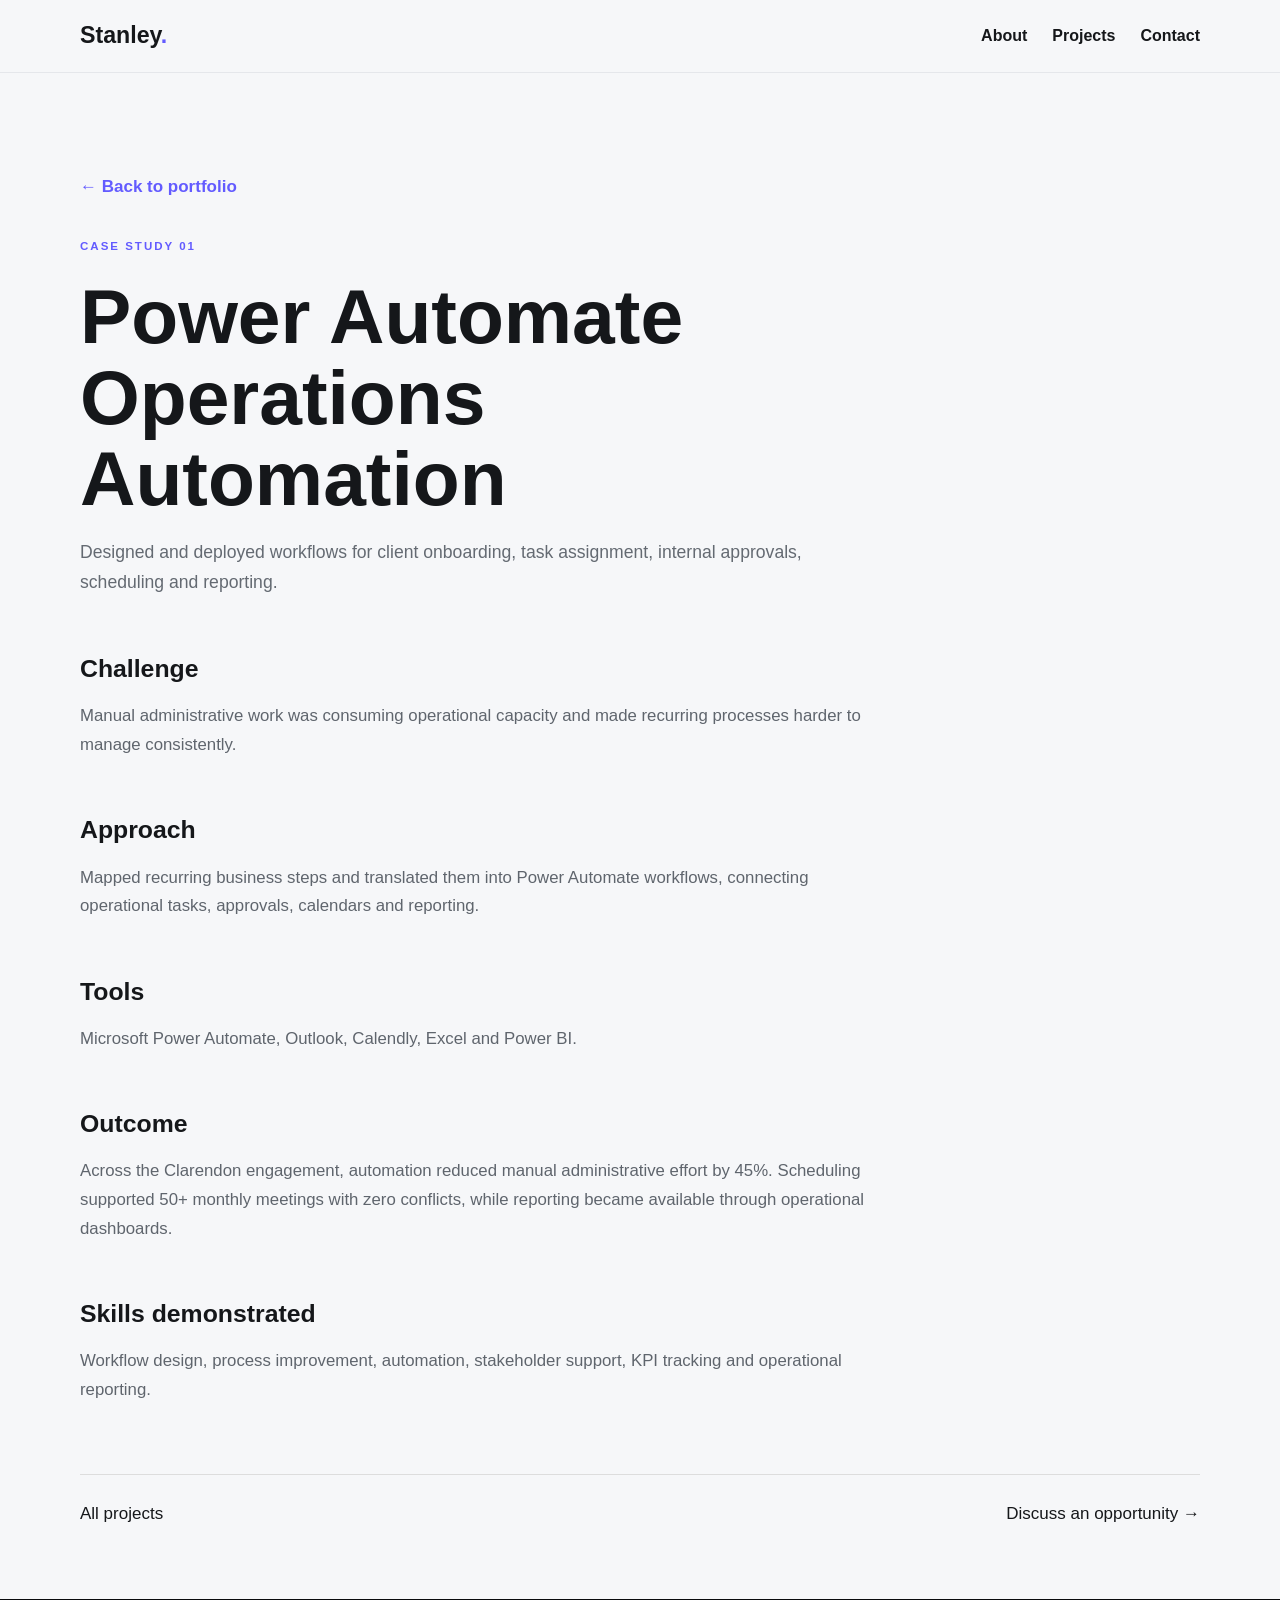
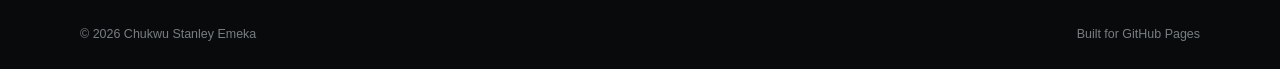
<file: projects/power-automate.html>
<!DOCTYPE html><html lang="en"><head><meta charset="UTF-8"><meta name="viewport" content="width=device-width,initial-scale=1.0"><title>Power Automate Operations Automation | Chukwu Stanley Emeka</title><link rel="stylesheet" href="../style.css"><style>.case{padding:100px 0 70px}.case .back{color:#635bff;font-weight:700}.case h1{font-size:clamp(2.7rem,6vw,5rem);line-height:1.05;max-width:850px;margin:20px 0}.case .intro{font-size:1.1rem;color:#646a72;max-width:800px}.block{max-width:800px;margin:50px 0}.block h2{font-size:1.55rem;margin-bottom:12px}.block p{color:#5f656d}.case-nav{display:flex;justify-content:space-between;margin-top:70px;padding-top:25px;border-top:1px solid #ddd}</style></head><body><header class="site-header"><div class="container nav"><a class="logo" href="../index.html">Stanley<span>.</span></a><nav class="nav-links" style="display:flex"><a href="../index.html#about">About</a><a href="../index.html#projects">Projects</a><a href="../index.html#contact">Contact</a></nav></div></header><main class="case"><div class="container"><a class="back" href="../index.html#projects">← Back to portfolio</a><p class="kicker" style="margin-top:35px">CASE STUDY 01</p><h1>Power Automate Operations Automation</h1><p class="intro">Designed and deployed workflows for client onboarding, task assignment, internal approvals, scheduling and reporting.</p><section class="block"><h2>Challenge</h2><p>Manual administrative work was consuming operational capacity and made recurring processes harder to manage consistently.</p></section>
<section class="block"><h2>Approach</h2><p>Mapped recurring business steps and translated them into Power Automate workflows, connecting operational tasks, approvals, calendars and reporting.</p></section>
<section class="block"><h2>Tools</h2><p>Microsoft Power Automate, Outlook, Calendly, Excel and Power BI.</p></section>
<section class="block"><h2>Outcome</h2><p>Across the Clarendon engagement, automation reduced manual administrative effort by 45%. Scheduling supported 50+ monthly meetings with zero conflicts, while reporting became available through operational dashboards.</p></section>
<section class="block"><h2>Skills demonstrated</h2><p>Workflow design, process improvement, automation, stakeholder support, KPI tracking and operational reporting.</p></section><div class="case-nav"><a href="../index.html#projects">All projects</a><a href="../index.html#contact">Discuss an opportunity →</a></div></div></main><footer><div class="container footer"><span>© <span id="year"></span> Chukwu Stanley Emeka</span><span>Built for GitHub Pages</span></div></footer><script src="../script.js"></script></body></html>
</file>
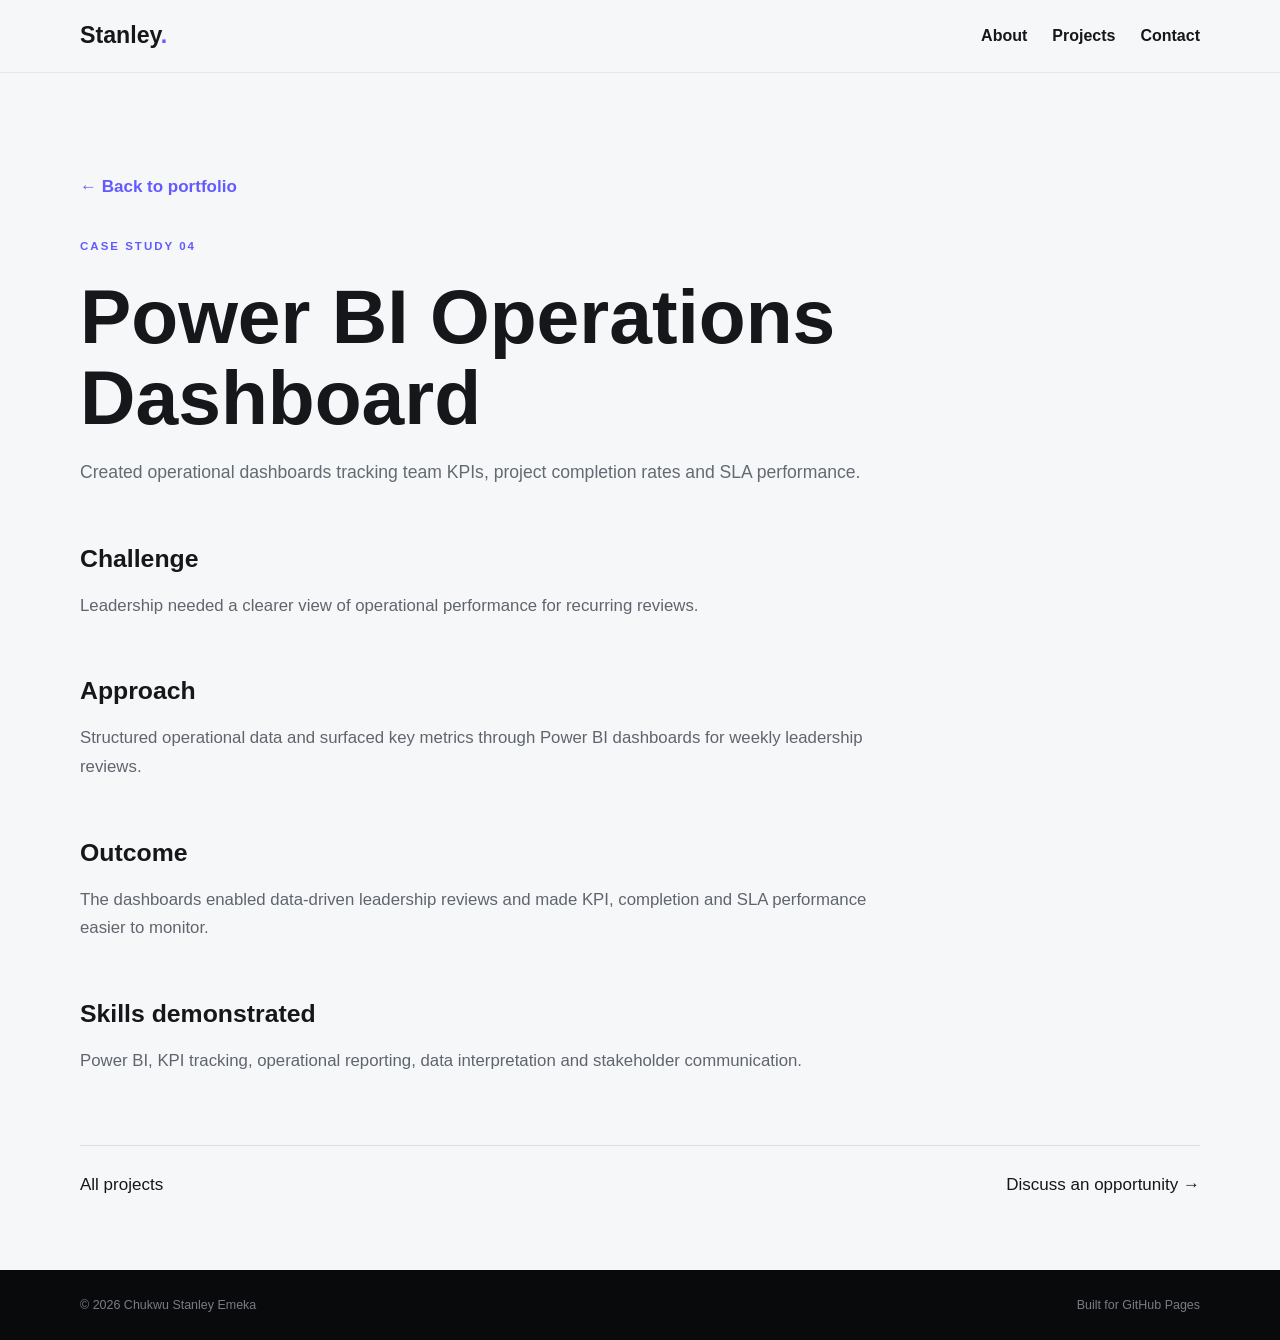
<file: projects/power-bi.html>
<!DOCTYPE html><html lang="en"><head><meta charset="UTF-8"><meta name="viewport" content="width=device-width,initial-scale=1.0"><title>Power BI Operations Dashboard | Chukwu Stanley Emeka</title><link rel="stylesheet" href="../style.css"><style>.case{padding:100px 0 70px}.case .back{color:#635bff;font-weight:700}.case h1{font-size:clamp(2.7rem,6vw,5rem);line-height:1.05;max-width:850px;margin:20px 0}.case .intro{font-size:1.1rem;color:#646a72;max-width:800px}.block{max-width:800px;margin:50px 0}.block h2{font-size:1.55rem;margin-bottom:12px}.block p{color:#5f656d}.case-nav{display:flex;justify-content:space-between;margin-top:70px;padding-top:25px;border-top:1px solid #ddd}</style></head><body><header class="site-header"><div class="container nav"><a class="logo" href="../index.html">Stanley<span>.</span></a><nav class="nav-links" style="display:flex"><a href="../index.html#about">About</a><a href="../index.html#projects">Projects</a><a href="../index.html#contact">Contact</a></nav></div></header><main class="case"><div class="container"><a class="back" href="../index.html#projects">← Back to portfolio</a><p class="kicker" style="margin-top:35px">CASE STUDY 04</p><h1>Power BI Operations Dashboard</h1><p class="intro">Created operational dashboards tracking team KPIs, project completion rates and SLA performance.</p><section class="block"><h2>Challenge</h2><p>Leadership needed a clearer view of operational performance for recurring reviews.</p></section>
<section class="block"><h2>Approach</h2><p>Structured operational data and surfaced key metrics through Power BI dashboards for weekly leadership reviews.</p></section>
<section class="block"><h2>Outcome</h2><p>The dashboards enabled data-driven leadership reviews and made KPI, completion and SLA performance easier to monitor.</p></section>
<section class="block"><h2>Skills demonstrated</h2><p>Power BI, KPI tracking, operational reporting, data interpretation and stakeholder communication.</p></section><div class="case-nav"><a href="../index.html#projects">All projects</a><a href="../index.html#contact">Discuss an opportunity →</a></div></div></main><footer><div class="container footer"><span>© <span id="year"></span> Chukwu Stanley Emeka</span><span>Built for GitHub Pages</span></div></footer><script src="../script.js"></script></body></html>
</file>
<file: style.css>
*{box-sizing:border-box;margin:0;padding:0}html{scroll-behavior:smooth}body{font-family:Inter,Arial,sans-serif;background:#f6f7f9;color:#15171a;line-height:1.7}a{text-decoration:none;color:inherit}.container{width:min(1120px,90%);margin:auto}.site-header{position:sticky;top:0;z-index:20;background:rgba(246,247,249,.94);backdrop-filter:blur(14px);border-bottom:1px solid #e5e7eb}.nav{min-height:72px;display:flex;align-items:center;justify-content:space-between}.logo{font-size:1.45rem;font-weight:800}.logo span{color:#635bff}.nav-links{display:flex;gap:25px;font-size:.86rem;font-weight:600}.nav-links a:hover{color:#635bff}.menu-toggle{display:none;background:none;border:0;font-size:1.5rem}.hero{padding:105px 0 90px;background:radial-gradient(circle at 85% 20%,#e6e3ff,transparent 31%)}.hero-grid{display:grid;grid-template-columns:1.45fr .8fr;gap:80px;align-items:center}.kicker{font-size:.72rem;letter-spacing:2px;font-weight:800;color:#635bff;margin-bottom:16px}.hero h1{font-size:clamp(3rem,6vw,5.5rem);line-height:1.02;letter-spacing:-3px;margin-bottom:25px}.hero h1 span{color:#635bff}.lead{font-size:1.08rem;color:#5e646d;max-width:720px}.actions{display:flex;gap:12px;margin:32px 0}.btn{display:inline-block;padding:13px 21px;border-radius:8px;font-weight:700}.primary{background:#635bff;color:#fff}.ghost{border:1px solid #ccd0d7}.hero-metrics{display:flex;gap:35px;margin-top:40px}.hero-metrics strong,.hero-metrics span{display:block}.hero-metrics strong{font-size:1.45rem}.hero-metrics span{font-size:.72rem;color:#747981}.hero-card{background:#fff;border:1px solid #e1e4e8;border-radius:20px;padding:38px;box-shadow:0 25px 70px rgba(0,0,0,.08)}.avatar{width:105px;height:105px;border-radius:50%;display:grid;place-items:center;background:#635bff;color:#fff;font-size:1.7rem;font-weight:800;margin-bottom:25px}.status{font-size:.75rem;font-weight:600;color:#535861}.status i{display:inline-block;width:8px;height:8px;background:#2db56e;border-radius:50%;margin-right:7px}.hero-card h2{font-size:1.35rem;line-height:1.25;margin:18px 0 10px}.hero-card>p:last-of-type{font-size:.83rem;color:#6b717a}.text-link{display:inline-block;margin-top:25px;color:#635bff;font-weight:700}.section{padding:95px 0}.section h2{font-size:clamp(2.1rem,4vw,3.4rem);line-height:1.1;letter-spacing:-1.5px;margin-bottom:45px}.two-col{display:grid;grid-template-columns:1fr 1.15fr;gap:80px}.copy{color:#5e646d}.copy p{margin-bottom:20px}.dark{background:#101114;color:#fff}.cards{display:grid;grid-template-columns:repeat(3,1fr);gap:18px}.cards article{border:1px solid #292c32;border-radius:13px;padding:30px;transition:.25s}.cards article:hover{transform:translateY(-4px);border-color:#635bff}.cards b,.project-card span{color:#635bff}.cards h3{margin:18px 0 8px}.cards p,.project-card p{color:#aeb2ba;font-size:.88rem}.timeline{border-left:1px solid #d8dbe0;padding-left:30px}.timeline article{position:relative;margin-bottom:48px}.timeline article:before{content:"";position:absolute;left:-37px;top:5px;width:11px;height:11px;border-radius:50%;background:#635bff}.timeline span{font-size:.68rem;letter-spacing:1px;font-weight:800;color:#635bff}.timeline h3{font-size:1.25rem;margin:6px 0}.timeline h4{font-size:.9rem;color:#6b717a;margin-bottom:12px}.timeline ul{padding-left:18px;color:#60666e}.project-grid{display:grid;grid-template-columns:repeat(3,1fr);gap:18px}.project-card{display:block;border:1px solid #292c32;border-radius:13px;padding:30px;transition:.25s}.project-card:hover{transform:translateY(-4px);border-color:#635bff}.project-card h3{margin:15px 0 8px}.project-card b{display:inline-block;margin-top:20px;color:#fff;font-size:.84rem}.cert-grid{display:grid;grid-template-columns:repeat(3,1fr);gap:15px}.cert-grid div{padding:23px;border:1px solid #e0e3e7;border-radius:10px}.cert-grid strong,.cert-grid span{display:block}.cert-grid strong{margin-bottom:6px}.cert-grid span{font-size:.83rem;color:#697079}.highlight{background:#ecebff}.highlight-grid{display:grid;grid-template-columns:1fr 1fr;gap:60px}.highlight h2{margin-bottom:12px}.contact{background:#635bff;color:#fff}.contact .kicker{color:#fff}.contact-grid{display:grid;grid-template-columns:1.2fr .8fr;gap:70px;align-items:center}.contact h2{font-size:clamp(2.4rem,5vw,4.2rem);margin-bottom:18px}.contact-links{display:flex;flex-direction:column;gap:10px}.contact-links a{background:#fff;color:#15171a;padding:14px 18px;border-radius:8px;font-weight:700}.footer{min-height:70px;display:flex;align-items:center;justify-content:space-between;color:#777d85;font-size:.78rem}footer{background:#090a0c}@media(max-width:850px){.nav-links{display:none;position:absolute;top:72px;left:0;right:0;background:#f6f7f9;padding:25px;flex-direction:column;text-align:center}.nav-links.open{display:flex}.menu-toggle{display:block}.hero-grid,.two-col,.contact-grid,.highlight-grid{grid-template-columns:1fr}.cards,.project-grid,.cert-grid{grid-template-columns:1fr 1fr}.hero{padding-top:75px}.hero-metrics{flex-wrap:wrap}}@media(max-width:550px){.section{padding:70px 0}.hero h1{letter-spacing:-2px}.hero-metrics{gap:20px}.cards,.project-grid,.cert-grid{grid-template-columns:1fr}.actions{flex-direction:column}.btn{text-align:center}.footer{flex-direction:column;justify-content:center;gap:5px}}/* ================================
   CONTACT FORM CLEANUP
   ================================ */

.contact-grid {
  align-items: start;
  gap: 60px;
}

.contact-grid > div,
.contact-grid > form {
  width: 100%;
}

.contact form {
  display: flex;
  flex-direction: column;
  gap: 10px;
  width: 100%;
  max-width: 560px;
}

.contact form label {
  display: block;
  font-size: 1rem;
  font-weight: 600;
  margin-top: 8px;
}

.contact form input,
.contact form select,
.contact form textarea {
  width: 100%;
  box-sizing: border-box;
  padding: 14px 16px;
  border: 1px solid #ccc;
  border-radius: 8px;
  font-family: inherit;
  font-size: 1rem;
  line-height: 1.5;
  background: #fff;
}

.contact form textarea {
  min-height: 130px;
  resize: vertical;
}

.contact form button {
  width: 100%;
  margin-top: 12px;
  padding: 15px 20px;
  border: 0;
  border-radius: 8px;
  font-family: inherit;
  font-size: 1rem;
  font-weight: 700;
  cursor: pointer;
}

.contact-links {
  display: flex;
  flex-direction: column;
  gap: 12px;
  margin-top: 30px;
}

.contact-links a {
  font-size: 1rem;
}


/* ================================
   SLIGHTLY LARGER GENERAL TEXT
   ================================ */

body {
  font-size: 17px;
}

p,
li {
  font-size: 1.05rem;
  line-height: 1.7;
}

.nav-links a {
  font-size: 1rem;
}

.btn {
  font-size: 1rem;
}


/* ================================
   MOBILE CONTACT FORM
   ================================ */

@media (max-width: 768px) {

  .contact-grid {
    grid-template-columns: 1fr;
    gap: 40px;
  }

  .contact form {
    max-width: 100%;
  }

  .contact form input,
  .contact form select,
  .contact form textarea {
    font-size: 16px;
    padding: 13px 14px;
  }

  .contact form button {
    font-size: 16px;
  }

}
/* Logo image */
.logo img {
  height: 48px;
  width: auto;
  display: block;
}

/* Profile image */
.avatar {
  width: 120px;
  height: 120px;
  overflow: hidden;
}

.avatar img {
  width: 100%;
  height: 100%;
  object-fit: cover;
  object-position: center;
  display: block;
}
</file>
